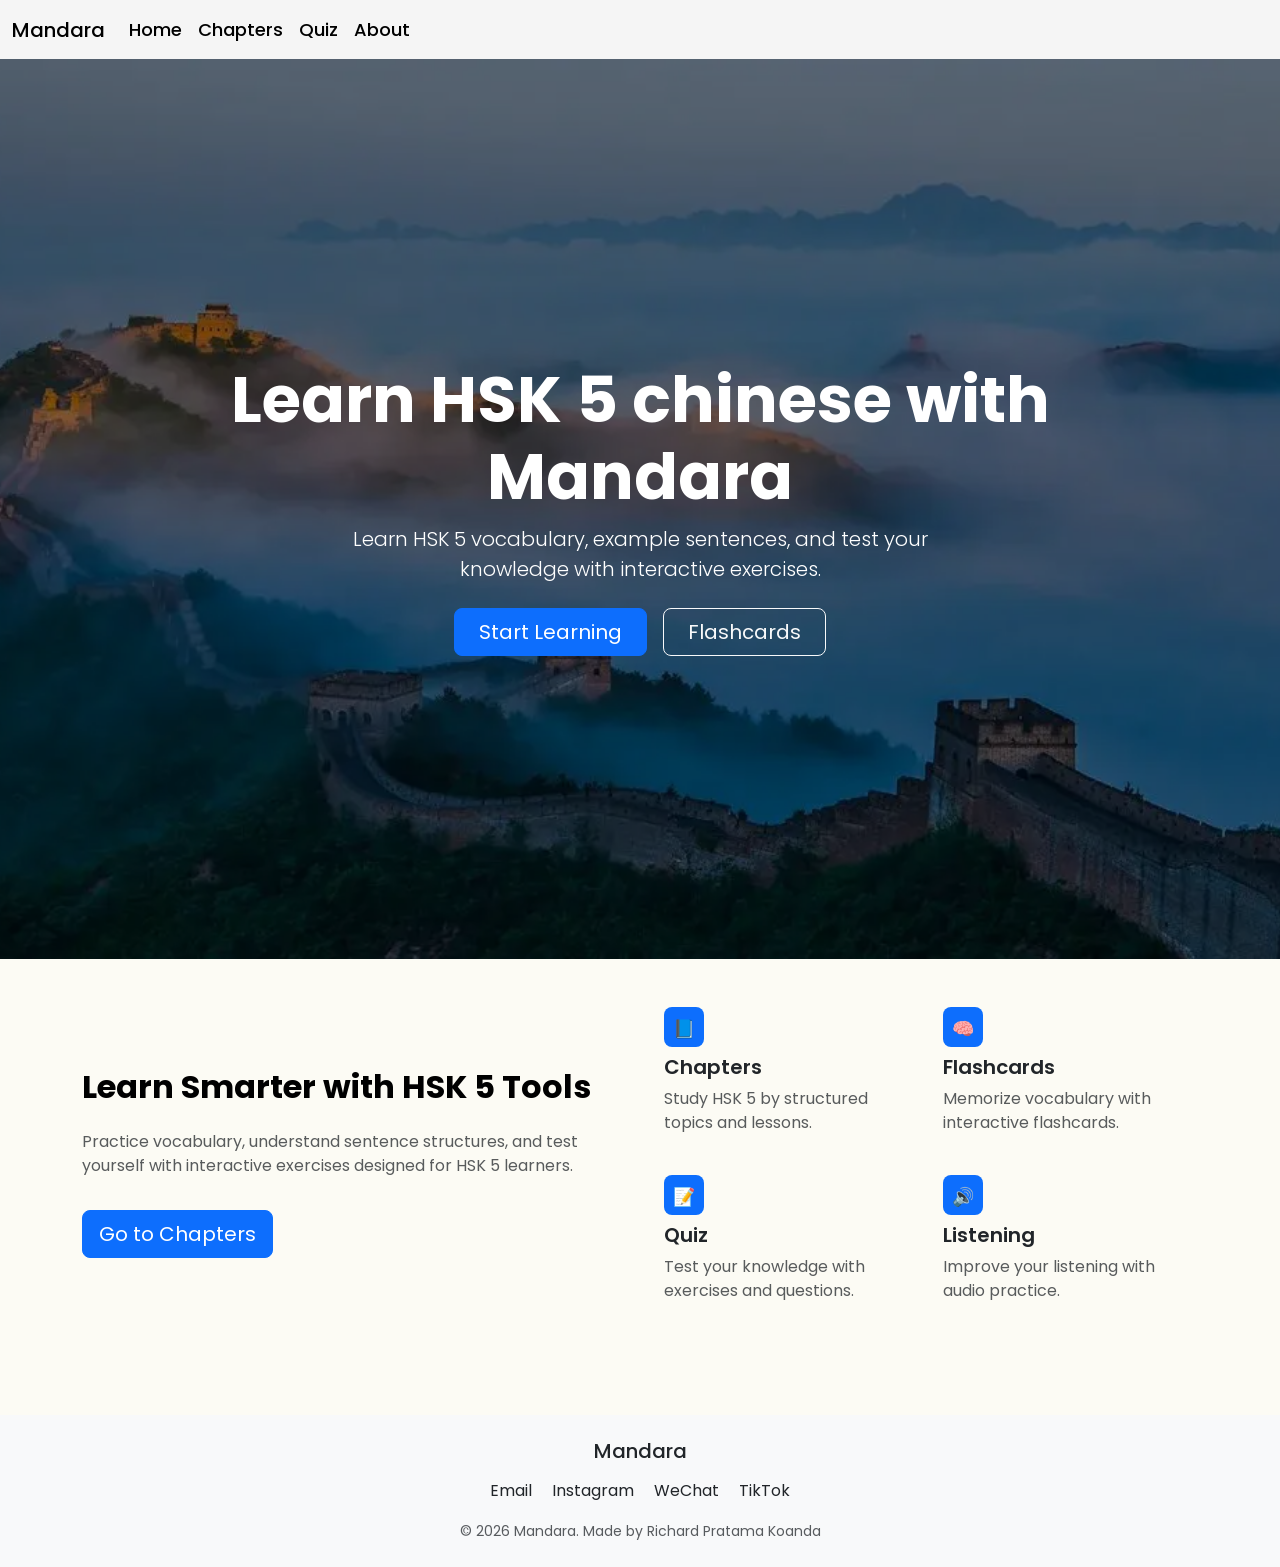
<file: index.html>
<!DOCTYPE html>
<html lang="en">
<head>
    <meta charset="UTF-8">
    <meta name="viewport" content="width=device-width, initial-scale=1.0">
    <title>Mandara</title>
    <link rel="stylesheet" href="./style.css">
    <link href="https://cdn.jsdelivr.net/npm/bootstrap@5.3.8/dist/css/bootstrap.min.css" rel="stylesheet" 
    integrity="sha384-sRIl4kxILFvY47J16cr9ZwB07vP4J8+LH7qKQnuqkuIAvNWLzeN8tE5YBujZqJLB" crossorigin="anonymous">
    <link href="https://fonts.googleapis.com/css2?family=Noto+Sans+SC&display=swap" rel="stylesheet">
    <link href="https://fonts.googleapis.com/css2?family=Poppins:wght@400;500&display=swap" rel="stylesheet">
</head>
<body>

    <nav class="navbar navbar-expand-lg">
  <div class="container-fluid">
    <a class="navbar-brand" href="#">Mandara</a>
    <button class="navbar-toggler" type="button" data-bs-toggle="collapse" data-bs-target="#navbarNavAltMarkup" aria-controls="navbarNavAltMarkup" aria-expanded="false" aria-label="Toggle navigation">
      <span class="navbar-toggler-icon"></span>
    </button>
    <div class="collapse navbar-collapse" id="navbarNavAltMarkup">
      <div class="navbar-nav">
        <a class="nav-link active" aria-current="page" href="./main page.html">Home</a>
        <a class="nav-link" href="./Chapters page.html">Chapters</a>
        <a class="nav-link" href="./Quiz page.html">Quiz</a>
        <a class="nav-link" href="#">About</a>
      </div>
    </div>
  </div>
</nav>

<!-- Hero Section -->
<div class="hero-section text-center d-flex flex-column justify-content-center align-items-center">

  <!-- Title -->
  <h1 class="display-3 fw-bold text-white">
    Learn HSK 5 chinese with <br> Mandara
  </h1>

  <!-- Description -->
  <p class="lead mb-4 text-white col-lg-6">
    Learn HSK 5 vocabulary, example sentences, and test your knowledge with interactive exercises.
  </p>

  <!-- Buttons -->
  <div class="d-grid gap-3 d-sm-flex justify-content-sm-center">
    <a href="./Chapters page.html" class="btn btn-primary btn-lg px-4">
      Start Learning
    </a>
    <a href="flashcards.html" class="btn btn-outline-light btn-lg px-4">
      Flashcards
    </a>
  </div>

</div>

<!-- Features Section -->
<div class="container py-5">

  <div class="row row-cols-1 row-cols-md-2 align-items-md-center g-5">

    <!-- Left Side -->
    <div class="col d-flex flex-column align-items-start gap-3">
      <h2 class="fw-bold text-body-emphasis">
        Learn Smarter with HSK 5 Tools
      </h2>

      <p class="text-body-secondary">
        Practice vocabulary, understand sentence structures, and test yourself with interactive exercises designed for HSK 5 learners.
      </p>

      <a href="./Chapters page.html" class="btn btn-primary btn-lg">
        Go to Chapters
      </a>
    </div>

    <!-- Right Side (Features Grid) -->
    <div class="col">
      <div class="row row-cols-1 row-cols-sm-2 g-4">

        <!-- Feature 1 -->
        <div class="col d-flex flex-column gap-2">
        <div class="bg-primary text-white text-center rounded-3 p-2" style="width: 40px; height: 40px; font-size: 18px;">
            📘
        </div>
          <h5 class="fw-semibold mb-0">Chapters</h5>
          <p class="text-body-secondary">
            Study HSK 5 by structured topics and lessons.
          </p>
        </div>

        <!-- Feature 2 -->
        <div class="col d-flex flex-column gap-2">
        <div class="bg-primary text-white text-center rounded-3 p-2" style="width: 40px; height: 40px; font-size: 18px;">
            🧠
        </div>
          <h5 class="fw-semibold mb-0">Flashcards</h5>
          <p class="text-body-secondary">
            Memorize vocabulary with interactive flashcards.
          </p>
        </div>

        <!-- Feature 3 -->
        <div class="col d-flex flex-column gap-2">
          <div class = "bg-primary text-white text-center rounded-3 p-2" style="width: 40px; height: 40px; font-size: 18px;">
            📝
          </div>
          <h5 class="fw-semibold mb-0">Quiz</h5>
          <p class="text-body-secondary">
            Test your knowledge with exercises and questions.
          </p>
        </div>

        <!-- Feature 4 -->
        <div class="col d-flex flex-column gap-2">
          <div class = "bg-primary text-white text-center rounded-3 p-2" style="width: 40px; height: 40px; font-size: 18px;">
            🔊
          </div>
          <h5 class="fw-semibold mb-0">Listening</h5>
          <p class="text-body-secondary">
            Improve your listening with audio practice.
          </p>
        </div>

      </div>
    </div>

  </div>

</div>

<!-- Footer -->
<footer class="bg-light text-center py-4 mt-5">
  
  <div class="container">
    
    <!-- Title -->
    <h5 class="mb-3">Mandara</h5>

    <!-- Contact Links -->
    <div class="mb-3">
      <a href="mailto:your@email.com" class="text-decoration-none me-3 text-dark">
        Email
      </a>

      <a href="#" class="text-decoration-none me-3 text-dark">
        Instagram
      </a>

      <a href="#" class="text-decoration-none me-3 text-dark">
        WeChat
      </a>

      <a href="#" class="text-decoration-none text-dark">
        TikTok
      </a>
    </div>

    <!-- Bottom Text -->
    <small class="text-muted">
      © 2026 Mandara. Made by Richard Pratama Koanda
    </small>

  </div>

</footer>

    

<script src="https://code.jquery.com/jquery-3.7.1.min.js"></script>
<script src="./index.js"></script>
<script src="https://cdn.jsdelivr.net/npm/bootstrap@5.3.8/dist/js/bootstrap.bundle.min.js"></script>
</body>
</html>
</file>
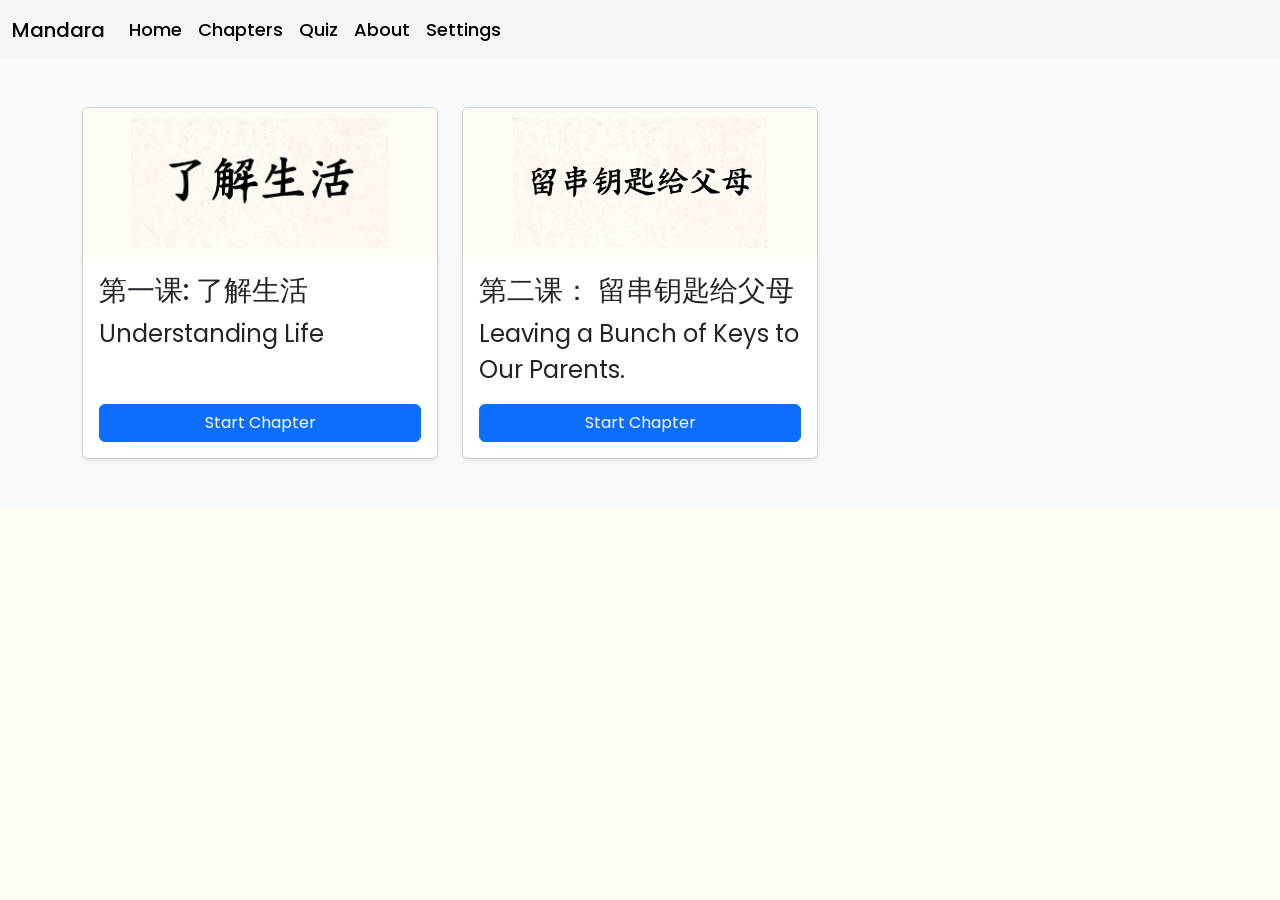
<file: Chapters page.html>
<!DOCTYPE html>
<html lang="en">
<head>
    <meta charset="UTF-8">
    <meta name="viewport" content="width=device-width, initial-scale=1.0">
    <title>Chapters | Mandara</title>
    <link rel="stylesheet" href="./style.css">
    <link href="https://cdn.jsdelivr.net/npm/bootstrap@5.3.8/dist/css/bootstrap.min.css" rel="stylesheet" 
    integrity="sha384-sRIl4kxILFvY47J16cr9ZwB07vP4J8+LH7qKQnuqkuIAvNWLzeN8tE5YBujZqJLB" crossorigin="anonymous">
    <link href="https://fonts.googleapis.com/css2?family=Noto+Sans+SC&display=swap" rel="stylesheet">
    <link href="https://fonts.googleapis.com/css2?family=Poppins:wght@400;500&display=swap" rel="stylesheet">
</head>
<body>

    <nav class="navbar navbar-expand-lg">
  <div class="container-fluid">
    <a class="navbar-brand" href="#">Mandara</a>
    <button class="navbar-toggler" type="button" data-bs-toggle="collapse" data-bs-target="#navbarNavAltMarkup" aria-controls="navbarNavAltMarkup" aria-expanded="false" aria-label="Toggle navigation">
      <span class="navbar-toggler-icon"></span>
    </button>
    <div class="collapse navbar-collapse" id="navbarNavAltMarkup">
      <div class="navbar-nav">
        <a class="nav-link active" aria-current="page" href="./index.html">Home</a>
        <a class="nav-link" href="./Chapters page.html">Chapters</a>
        <a class="nav-link" href="#">Quiz</a>
        <a class="nav-link" href="#">About</a>
        <a class="nav-link" href="#">Settings</a>
      </div>
    </div>
  </div>
</nav>

    <div class="album py-5 bg-body-tertiary">
  <div class="container">
    <div class="row row-cols-1 row-cols-sm-2 row-cols-md-3 g-4">

      <!-- Chapter Card Example -->
      <div class="col">
        <div class="card shadow-sm h-100">
          <img src="./images/chapter one.png" class="card-img-top" alt="Chapter 1">
          <div class="card-body d-flex flex-column">
            <h5 class="card-title">第一课:  了解生活</h5>
            <p class="card-text flex-grow-1">Understanding Life</p>
            <a href="./chapter one.html" class="btn btn-primary mt-auto">Start Chapter</a>
          </div>
        </div>
      </div>

      <!-- Repeat for other chapters -->
      <div class="col">
        <div class="card shadow-sm h-100">
          <img src="./images/chapter two.png" class="card-img-top" alt="Chapter 2">
          <div class="card-body d-flex flex-column">
            <h5 class="card-title">第二课： 留串钥匙给父母</h5>
            <p class="card-text flex-grow-1">Leaving a Bunch of Keys to Our Parents.</p>
            <a href="./chapter two.html" class="btn btn-primary mt-auto">Start Chapter</a>
          </div>
        </div>
      </div>

      <!-- ... more chapters ... -->

    </div>
  </div>
</div>
 
<script src="https://cdn.jsdelivr.net/npm/bootstrap@5.3.8/dist/js/bootstrap.bundle.min.js"></script>
</body>
</html>
</file>
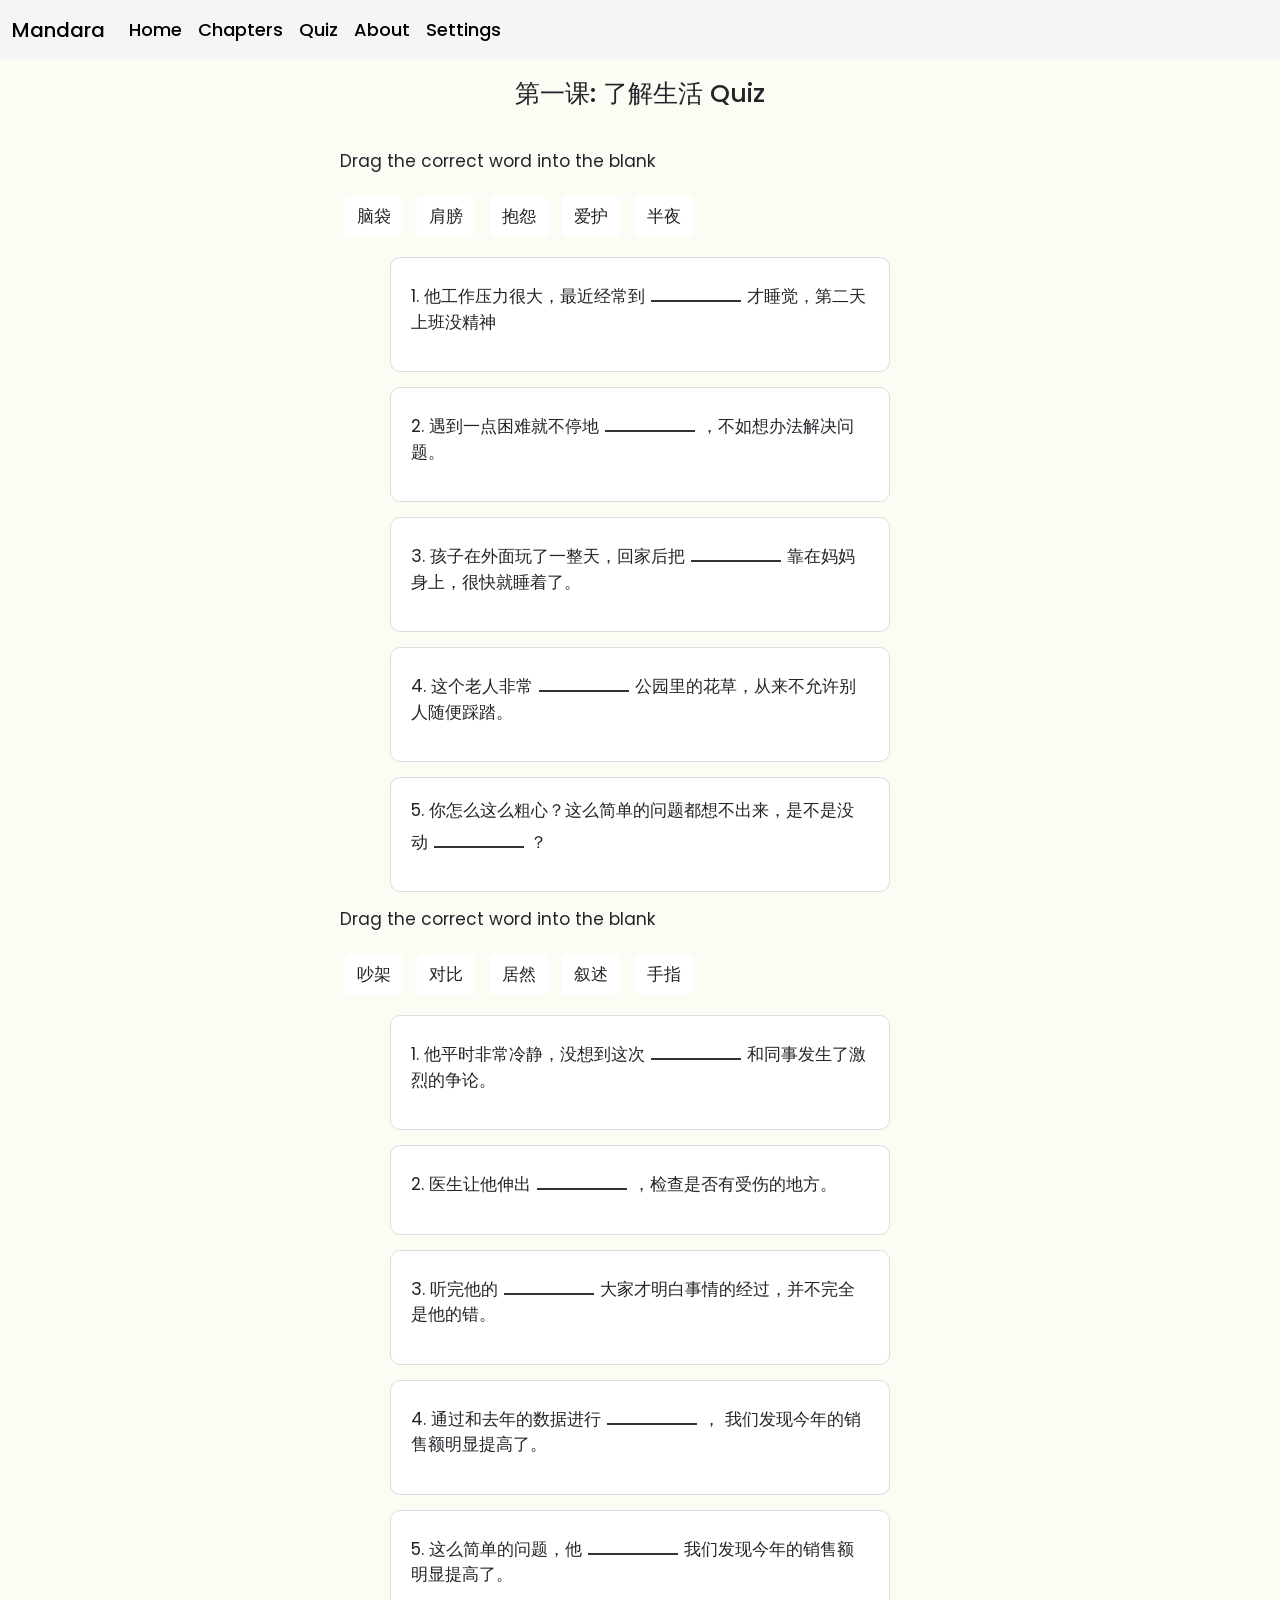
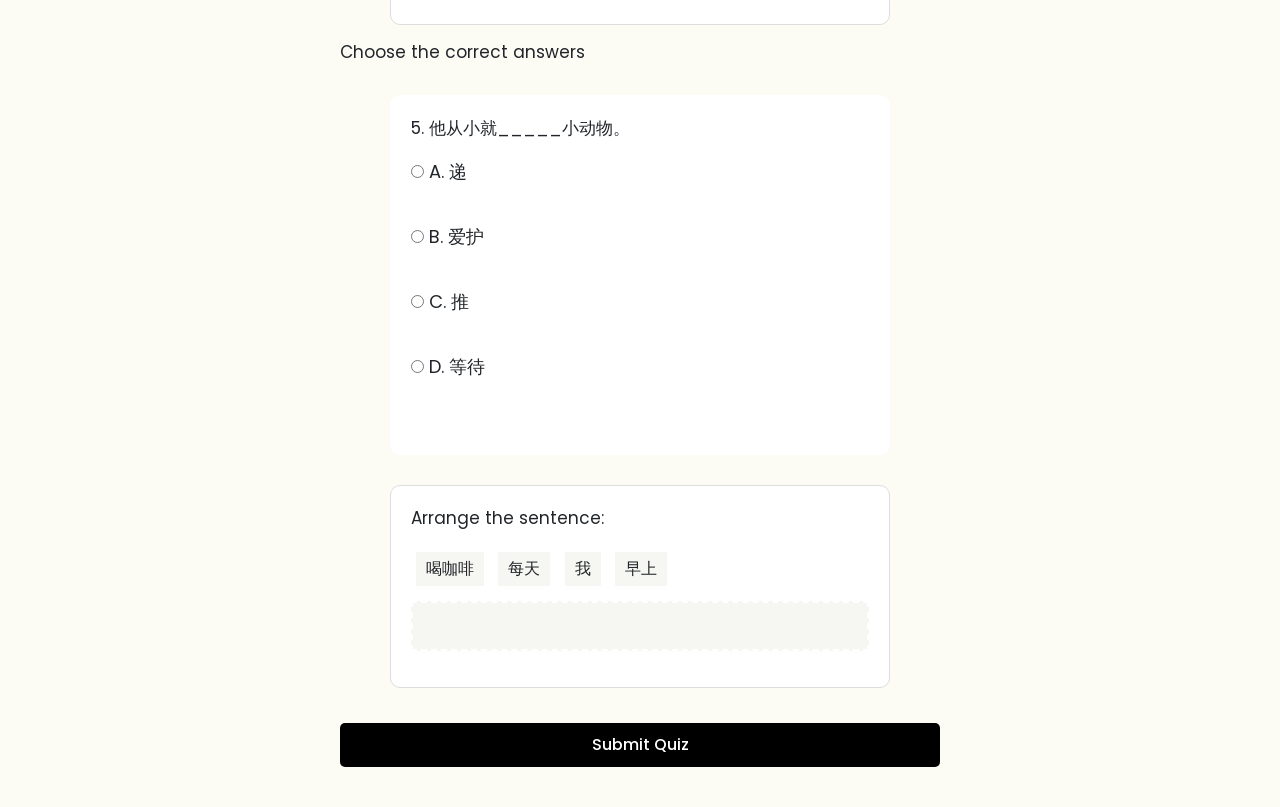
<file: Quiz 1.html>
<!DOCTYPE html>
<html lang="en">
<head>
    <meta charset="UTF-8">
    <meta name="viewport" content="width=device-width, initial-scale=1.0">
    <title>Quiz 1 | Mandara </title>
    <link rel="stylesheet" href="./style.css">
    <link href="https://cdn.jsdelivr.net/npm/bootstrap@5.3.8/dist/css/bootstrap.min.css" rel="stylesheet" 
    integrity="sha384-sRIl4kxILFvY47J16cr9ZwB07vP4J8+LH7qKQnuqkuIAvNWLzeN8tE5YBujZqJLB" crossorigin="anonymous">
    <link href="https://fonts.googleapis.com/css2?family=Noto+Sans+SC&display=swap" rel="stylesheet">
    <link href="https://fonts.googleapis.com/css2?family=Poppins:wght@400;500&display=swap" rel="stylesheet">

</head>
<body>

    <nav class="navbar navbar-expand-lg">
  <div class="container-fluid">
    <a class="navbar-brand" href="#">Mandara</a>
    <button class="navbar-toggler" type="button" data-bs-toggle="collapse" data-bs-target="#navbarNavAltMarkup" aria-controls="navbarNavAltMarkup" aria-expanded="false" aria-label="Toggle navigation">
      <span class="navbar-toggler-icon"></span>
    </button>
    <div class="collapse navbar-collapse" id="navbarNavAltMarkup">
      <div class="navbar-nav">
        <a class="nav-link active" aria-current="page" href="./main page.html">Home</a>
        <a class="nav-link" href="./Chapters page.html">Chapters</a>
        <a class="nav-link" href="#">Quiz</a>
        <a class="nav-link" href="#">About</a>
        <a class="nav-link" href="#">Settings</a>
      </div>
    </div>
  </div>
</nav>

<h1 class = "chapter-title">第一课:  了解生活 Quiz</h1>

    <div class="quiz">
        <p>Drag the correct word into the blank</p>

        <div class="choices">
            <span draggable="true" class="word">脑袋</span>
            <span draggable="true" class="word">肩膀</span>
            <span draggable="true" class="word">抱怨</span>
            <span draggable="true" class="word">爱护</span>
            <span draggable="true" class="word">半夜</span>
        </div>

        <div class="question">
            <p>1. 他工作压力很大，最近经常到<span class="blank" data-answer="半夜"></span>才睡觉，第二天上班没精神</p>
            <p class="result"></p>
        </div>

        <div class="question">
            <p>2. 遇到一点困难就不停地<span class="blank" data-answer="抱怨"></span>，不如想办法解决问题。</p>
            <p class="result"></p>
        </div>

        <div class="question">
            <p>3. 孩子在外面玩了一整天，回家后把<span class="blank" data-answer="肩膀"></span>靠在妈妈身上，很快就睡着了。</p>
            <p class="result"></p>
        </div>

        <div class="question">
            <p>4. 这个老人非常<span class="blank" data-answer="爱护"></span>公园里的花草，从来不允许别人随便踩踏。</p>
            <p class="result"></p>
        </div>

        <div class="question">
            <p>5. 你怎么这么粗心？这么简单的问题都想不出来，是不是没动<span class="blank" data-answer="脑袋"></span>？</p>
            <p class="result"></p>
        </div>

        <p>Drag the correct word into the blank</p>

        <div class="choices">
            <span draggable="true" class="word">吵架</span>
            <span draggable="true" class="word">对比</span>
            <span draggable="true" class="word">居然</span>
            <span draggable="true" class="word">叙述</span>
            <span draggable="true" class="word">手指</span>
        </div>

        <div class="question">
            <p>1. 他平时非常冷静，没想到这次<span class="blank" data-answer="吵架"></span>和同事发生了激烈的争论。</p>
            <p class="result"></p>
        </div>

        <div class="question">
            <p>2. 医生让他伸出<span class="blank" data-answer="手指"></span>，检查是否有受伤的地方。</p>
            <p class="result"></p>
        </div>

        <div class="question">
            <p>3. 听完他的<span class="blank" data-answer="叙述"></span>大家才明白事情的经过，并不完全是他的错。</p>
            <p class="result"></p>
        </div>

        <div class="question">
            <p>4. 通过和去年的数据进行<span class="blank" data-answer="对比"></span>， 我们发现今年的销售额明显提高了。</p>
            <p class="result"></p>
        </div>

        <div class="question">
            <p>5. 这么简单的问题，他<span class="blank" data-answer="居然"></span>我们发现今年的销售额明显提高了。</p>
            <p class="result"></p>
        </div>

        <p>Choose the correct answers</p>

        <div class="question mcq-question" id="q5" data-answer="B">
            <p>5. 他从小就_____小动物。</p>

            <label><input type="radio" name="q5" value="A"> A. 递</label><br>
            <label><input type="radio" name="q5" value="B"> B. 爱护</label><br>
            <label><input type="radio" name="q5" value="C"> C. 推</label><br>
            <label><input type="radio" name="q5" value="D"> D. 等待</label><br>
            <p class="result"></p>
        </div>

        




        <div class="question arrange-question" data-answer="我每天早上喝咖啡">
            <p>Arrange the sentence:</p>

            <div class="words">
                <span draggable="true" class="item">喝咖啡</span>
                <span draggable="true" class="item">每天</span>
                <span draggable="true" class="item">我</span>
                <span draggable="true" class="item">早上</span>
            </div>

            <div class="answer-box"></div>
            <p class="result"></p>

        </div>

        <button onclick="submitQuiz()">Submit Quiz</button>
        <p id="score"></p>

    </div>
<script src="./index.js"></script>
</body>
</html>
</file>
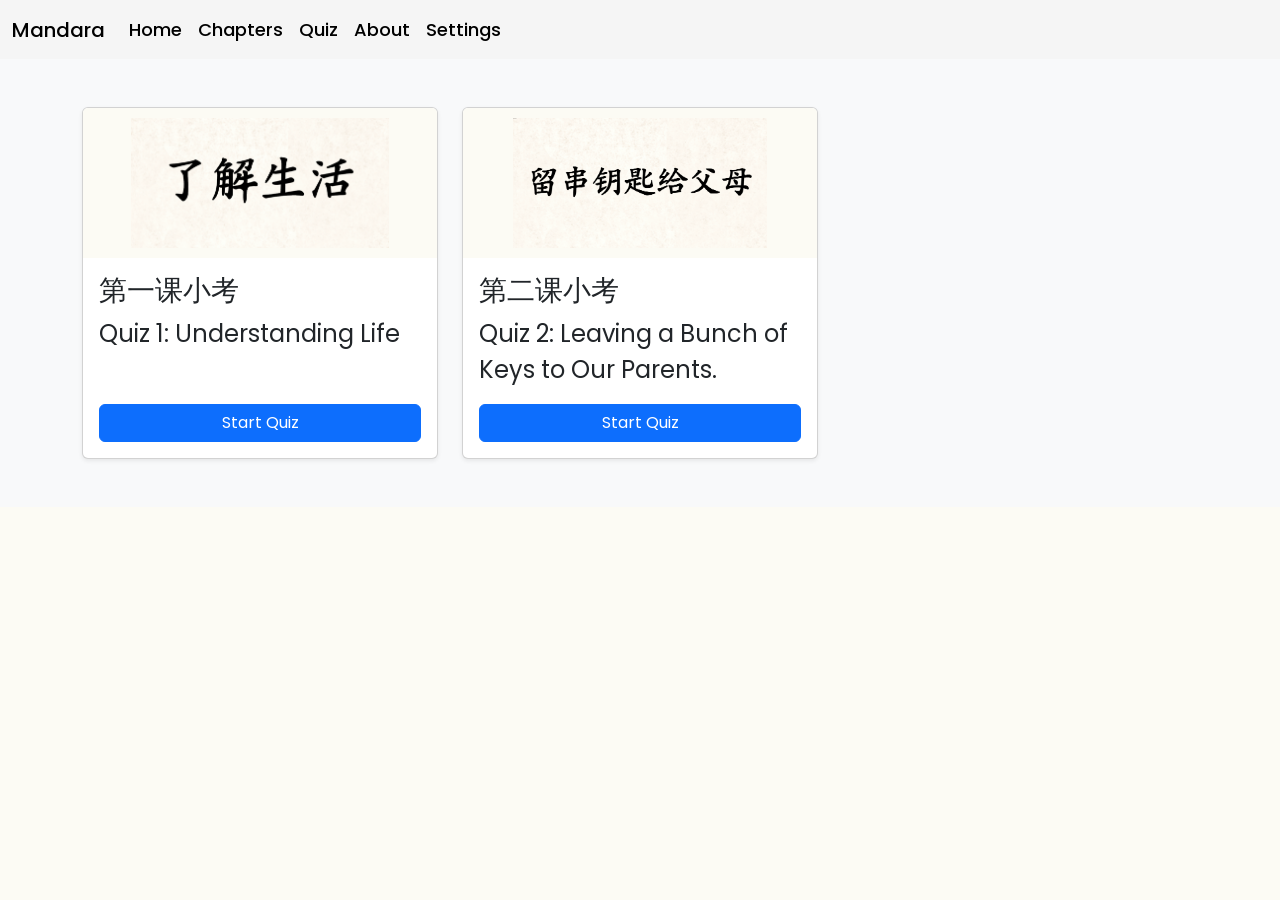
<file: Quiz page.html>
<!DOCTYPE html>
<html lang="en">
<head>
    <meta charset="UTF-8">
    <meta name="viewport" content="width=device-width, initial-scale=1.0">
    <title>Quiz | Mandara</title>
    <link rel="stylesheet" href="./style.css">
    <link href="https://cdn.jsdelivr.net/npm/bootstrap@5.3.8/dist/css/bootstrap.min.css" rel="stylesheet" 
    integrity="sha384-sRIl4kxILFvY47J16cr9ZwB07vP4J8+LH7qKQnuqkuIAvNWLzeN8tE5YBujZqJLB" crossorigin="anonymous">
    <link href="https://fonts.googleapis.com/css2?family=Noto+Sans+SC&display=swap" rel="stylesheet">
    <link href="https://fonts.googleapis.com/css2?family=Poppins:wght@400;500&display=swap" rel="stylesheet">
</head>
<body>

    <nav class="navbar navbar-expand-lg">
  <div class="container-fluid">
    <a class="navbar-brand" href="#">Mandara</a>
    <button class="navbar-toggler" type="button" data-bs-toggle="collapse" data-bs-target="#navbarNavAltMarkup" aria-controls="navbarNavAltMarkup" aria-expanded="false" aria-label="Toggle navigation">
      <span class="navbar-toggler-icon"></span>
    </button>
    <div class="collapse navbar-collapse" id="navbarNavAltMarkup">
      <div class="navbar-nav">
        <a class="nav-link active" aria-current="page" href="./index.html">Home</a>
        <a class="nav-link" href="./Chapters page.html">Chapters</a>
        <a class="nav-link" href="./Quiz page.html">Quiz</a>
        <a class="nav-link" href="#">About</a>
        <a class="nav-link" href="#">Settings</a>
      </div>
    </div>
  </div>
</nav>

    <div class="album py-5 bg-body-tertiary">
  <div class="container">
    <div class="row row-cols-1 row-cols-sm-2 row-cols-md-3 g-4">

      <div class="col">
        <div class="card shadow-sm h-100">
          <img src="./images/chapter one.png" class="card-img-top" alt="Chapter 1">
          <div class="card-body d-flex flex-column">
            <h5 class="card-title">第一课小考</h5>
            <p class="card-text flex-grow-1">Quiz 1: Understanding Life</p>
            <a href="./Quiz 1.html" class="btn btn-primary mt-auto">Start Quiz</a>
          </div>
        </div>
      </div>

      <div class="col">
        <div class="card shadow-sm h-100">
          <img src="./images/chapter two.png" class="card-img-top" alt="Chapter 2">
          <div class="card-body d-flex flex-column">
            <h5 class="card-title">第二课小考</h5>
            <p class="card-text flex-grow-1">Quiz 2: Leaving a Bunch of Keys to Our Parents.</p>
            <a href="./Quiz 2.html" class="btn btn-primary mt-auto">Start Quiz</a>
          </div>
        </div>
      </div>

      <!-- ... more chapters ... -->

    </div>
  </div>
</div>
    
</body>
</html>
</file>
<file: style.css>
/* Hero Section */
body {
  font-family: 'Poppins', sans-serif;
  font-size: 16px;       /* readable size */
  line-height: 1.6;      /* good spacing */
  color: #333;           /* neutral text color */
  background-color: #fcfbf4 !important;
}

body, h1, h2, h3, h4, h5, h6, p, a, li, button {
  font-family: 'Poppins', sans-serif !important;
}

.navbar {
    background-color: whitesmoke;
    font-weight: 500;
    font-size: 18px;
}
.navbar .nav-link{
    color: black;
}

.hero-section {
  position: relative;
  width: 100%;
  height: 100vh; /* full viewport height */
  background-image: url('images/great-wall-among-mist.jpg.webp'); /* remove trailing slash */
  background-size: cover;       /* make image cover entire div */
  background-position: center;  /* center the image */
  background-repeat: no-repeat; /* avoid repetition */
  text-align: center;
  padding: 2rem;
  color: white;
}

/* Optional: dark overlay to make text more readable */
.hero-section::before {
  content: "";
  position: absolute;
  top: 0; left: 0; right: 0; bottom: 0;
  background: rgba(0, 0, 0, 0.5); /* adjust opacity */
  z-index: 0;
}

/* Ensure text and buttons are above overlay */
.hero-section * {
  position: relative;
  z-index: 1;
}

.card-img-top {
  height: 150px;          /* fixed height for all chapter images */
  width: 100%;            /* full width of card */
  object-fit: contain;    /* scale image proportionally to fit */
  padding: 10px;          /* optional spacing inside the card */
  background-color: #fcfbf4; /* optional: light background behind image */
}

.card:hover {
  transform: translateY(-5px);
  box-shadow: 0 8px 20px rgba(0,0,0,0.15);
  transition: transform 0.3s, box-shadow 0.3s;
}


.card-title{
    font-size: 28px;
}

.card-text{
    font-size: 24px;
}

.chapter-title{
    text-align: center;
    font-size: 25px;
    margin-top: 20px;
    margin-bottom: 10px;
}

.translation{
  font-size: 18px;
}

.go-button {
  display: block;        /* so we can center it */
  width:200px;           /* small width */
  margin: 15px auto 0;   /* top margin + centered */
  padding: 10px 2px;        /* small padding */
  text-align: center;
  text-decoration: none;
  background: #0d3d62;
  color: white;
  border-radius: 12px;
  font-size: 16px;
  font-weight: 500;
  transition: 0.2s ease;
}

.go-button:hover {
  background: #4a90e2;
}



/* Playful button */
button {
  background: #3f3a9e;   /* soft blue */
  color: white;
  border: none;
  padding: 10px 18px;
  border-radius: 12px;
  font-weight: 500;
  font-size: 16px;
  cursor: pointer;
  transition: 0.2s ease;
  margin-top: 10px;
}

button:hover {
  background: #292cd1;   /* darker on hover */
}

/* Result feedback */
.result {
  margin-top: 10px;
  font-weight: bold;
  font-size: 16px;
  color: #333;
}

.quiz {
  width: 80%;
  max-width: 600px;
  margin: 40px auto;
  font-family: Arial, sans-serif;
}
.quiz p {
  font-size: 17px;
}

/* choices */
.quiz .choices {
  margin-bottom: 15px;
}

.quiz .word {
  display: inline-block;
  padding: 8px 12px;
  margin: 5px;
  background: #fff;
  border-radius: 5px;
  cursor: grab;
  font-size: 17px;   /* add this to increase font size */
}


/* blanks */
.quiz .blank {
  display: inline-block;
  min-width: 90px;
  border-bottom: 2px solid #333;
  text-align: center;
  margin: 0 6px;
  padding: 0 4px;
  min-height: 24px;
  vertical-align: baseline;
  font-weight: 500;
}

/* questions */
.quiz .question {
  margin: 15px auto;
  padding: 20px;
  border: 1px solid #ddd;
  border-radius: 10px;
  width: 90%;
  max-width: 500px;
  font-size: 16px;
  background-color: #fff;
}

.quiz .result {
  margin-top: 8px;
  font-weight: bold;
}

/* button */
.quiz button {
  margin-top: 20px;
  width: 100%;
  padding: 10px;
  background: black;
  color: white;
  border: none;
  border-radius: 5px;
  cursor: pointer;
}

.quiz button:hover {
  background: #333;
}

/* score */
.quiz #score {
  margin-top: 20px;
  font-size: 18px;
  font-weight: bold;
}

.arrange {
    margin: 30px auto;
    padding: 20px;
    border: 1px solid #ddd;
    border-radius: 10px;
    width: 90%;
    max-width: 500px;
    background-color: #fff;
}

.arrange #words,
.arrange #answer {
    border: 2px dashed #fff;
    padding: 10px;
    min-height: 50px;
    margin-bottom: 10px;
}

.item {
    display: inline-block;
    padding: 5px 10px;
    margin: 5px;
    background-color: #f6f6f2;
    cursor: grab;
}

.answer-box {
  border: 2px dashed #fff;
  min-height: 50px;      /* makes it droppable */
  padding: 10px;
  margin-top: 10px;
  background-color: #f6f6f2;
}

.question.mcq-question {
  margin: 30px auto;
  padding: 20px;
  border: 1px solid #fff;
  border-radius: 10px;
  width: 90%;
  max-width: 500px;
  font-size: 20px;
  background-color: #fff;
  font-family: 'Poppins', sans-serif;
}

/* Radio buttons spacing */
.question label {
  display: block;
  margin-bottom: 8px;
  font-size: 18px;
  cursor: pointer;
}
</file>
